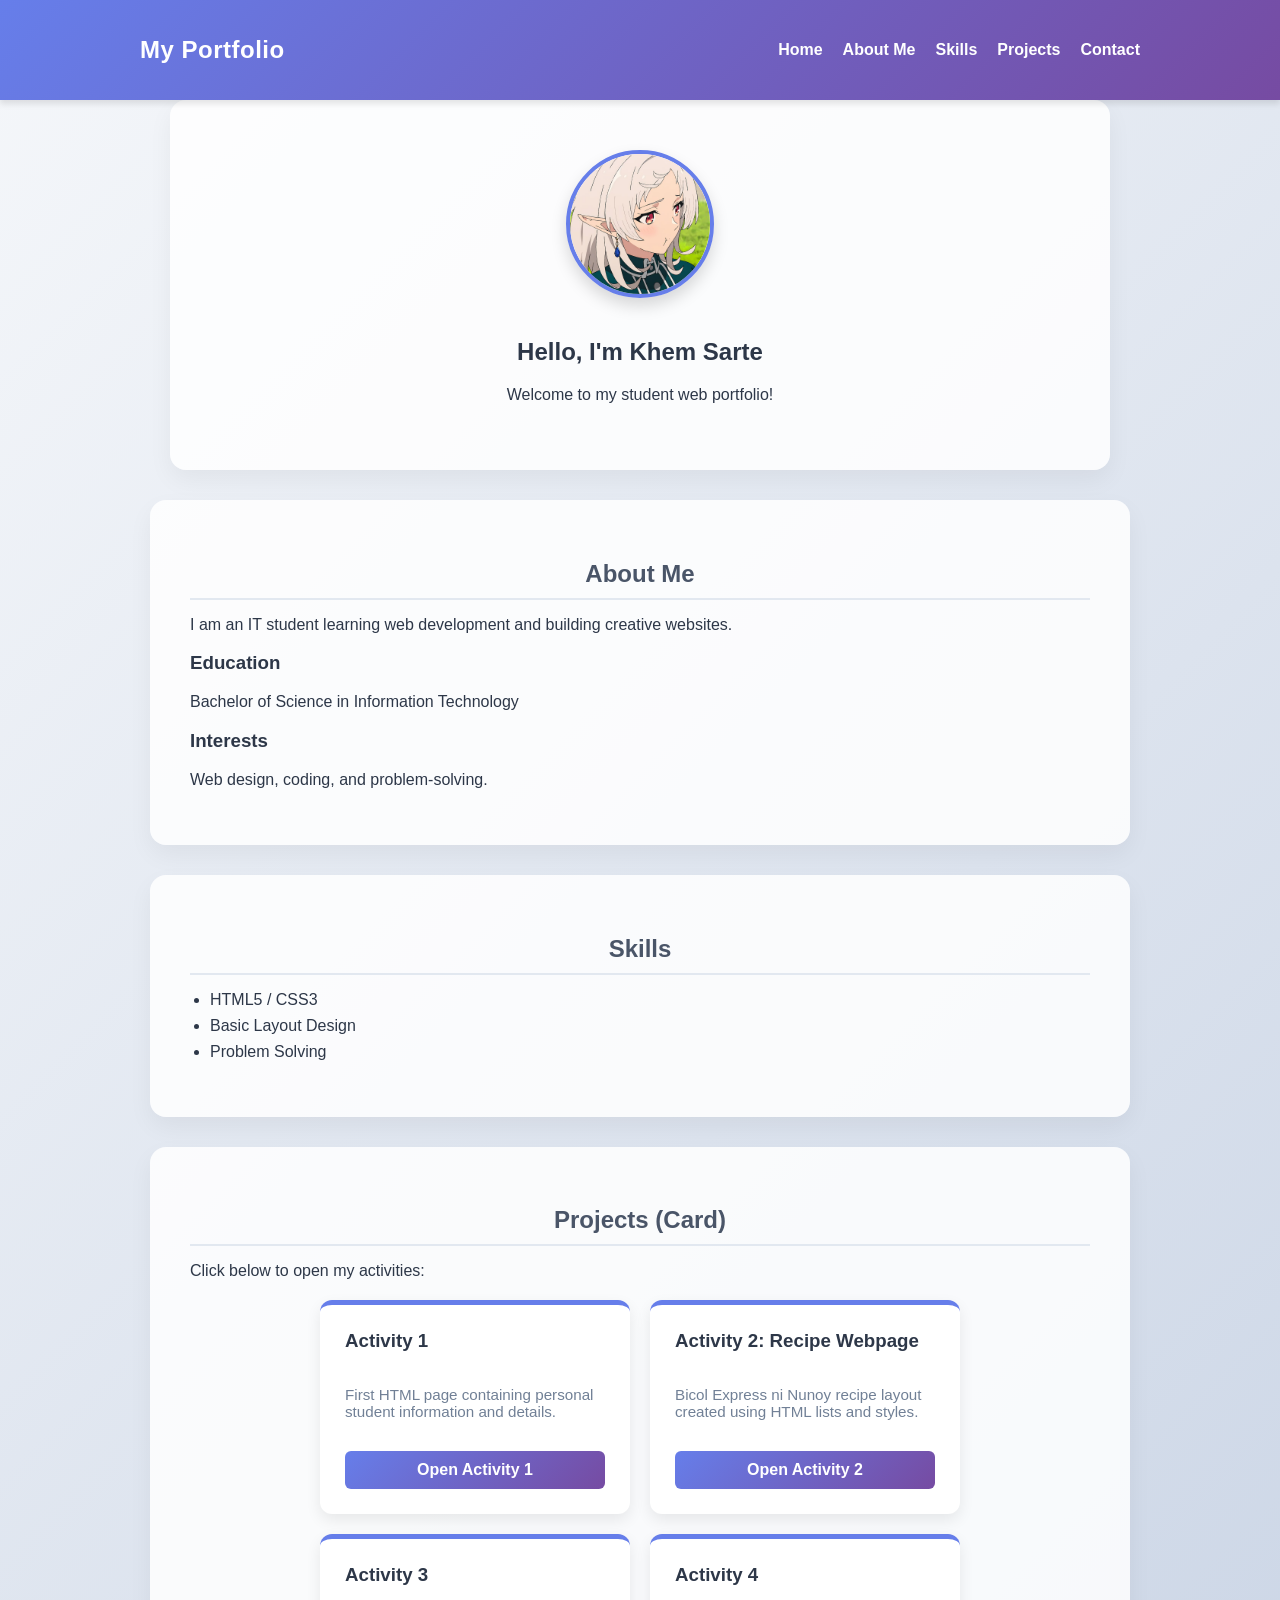
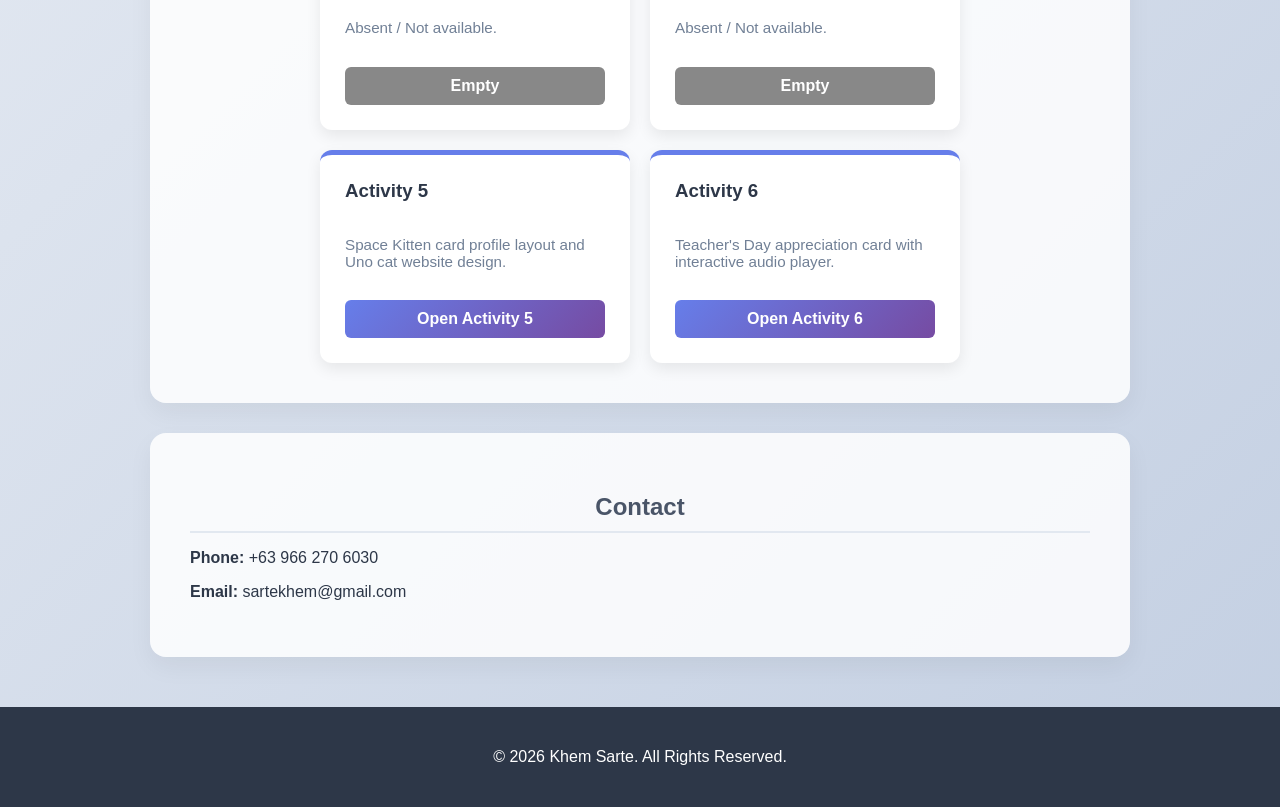
<file: index.html>
<!DOCTYPE html>
<html lang="en">
<head>
    <meta charset="UTF-8">
    <meta name="viewport" content="width=device-width, initial-scale=1.0">
    <title>My Portfolio</title>
    <link rel="stylesheet" href="style.css">
</head>
<body>

    <header>
        <nav>
            <h2>My Portfolio</h2>
            <ul>
                <li><a href="#home">Home</a></li>
                <li><a href="#about">About Me</a></li>
                <li><a href="#skills">Skills</a></li>
                <li><a href="#projects">Projects</a></li>
                <li><a href="#contact">Contact</a></li>
            </ul>
        </nav>
    </header>

    <section id="home">
        <center>
            <img src="profile.jpg" alt="Profile Image" class="profile-img">
            <h1>Hello, I'm Khem Sarte</h1>
            <p>Welcome to my student web portfolio!</p>
        </center>
    </section>

    <section id="about">
        <h2>About Me</h2>
        <p>I am an IT student learning web development and building creative websites.</p>
        <h3>Education</h3>
        <p>Bachelor of Science in Information Technology</p>
        <h3>Interests</h3>
        <p>Web design, coding, and problem-solving.</p>
    </section>

    <section id="skills">
        <h2>Skills</h2>
        <ul>
            <li>HTML5 / CSS3</li>
            <li>Basic Layout Design</li>
            <li>Problem Solving</li>
        </ul>
    </section>

    <section id="projects">
        <h2>Projects (Card)</h2>
        <p>Click below to open my activities:</p>
        
        <div class="card-container">
            <!-- Activity 1 Card -->
            <div class="card">
                <h3>Activity 1</h3>
                <p>First HTML page containing personal student information and details.</p>
                <a href="Activity.html" class="btn" target="_blank">Open Activity 1</a>
            </div>

            <!-- Activity 2 Card -->
            <div class="card">
                <h3>Activity 2: Recipe Webpage</h3>
                <p>Bicol Express ni Nunoy recipe layout created using HTML lists and styles.</p>
                <a href="Recipe2.html" class="btn" target="_blank">Open Activity 2</a>
            </div>

            <!-- Activity 3 Card (Empty) -->
            <div class="card">
                <h3>Activity 3</h3>
                <p>Absent / Not available.</p>
                <a href="#" class="btn" style="background: #888; pointer-events: none;">Empty</a>
            </div>

            <!-- Activity 4 Card (Empty) -->
            <div class="card">
                <h3>Activity 4</h3>
                <p>Absent / Not available.</p>
                <a href="#" class="btn" style="background: #888; pointer-events: none;">Empty</a>
            </div>

            <!-- Activity 5 Card -->
            <div class="card">
                <h3>Activity 5</h3>
                <p>Space Kitten card profile layout and Uno cat website design.</p>
                <a href="Activity5.html" class="btn" target="_blank">Open Activity 5</a>
            </div>

            <!-- Activity 6 Card (Teacher's Day Card) -->
            <div class="card">
                <h3>Activity 6</h3>
                <p>Teacher's Day appreciation card with interactive audio player.</p>
                <a href="Activity6.html" class="btn" target="_blank">Open Activity 6</a>
            </div>
        </div>
    </section>

    <section id="contact">
        <h2>Contact</h2>
        <p><strong>Phone:</strong> +63 966 270 6030 </p>
        <p><strong>Email:</strong> sartekhem@gmail.com</p>
    </section>

    <footer>
        <p>&copy; 2026 Khem Sarte. All Rights Reserved.</p>
    </footer>

</body>
</html>
</file>
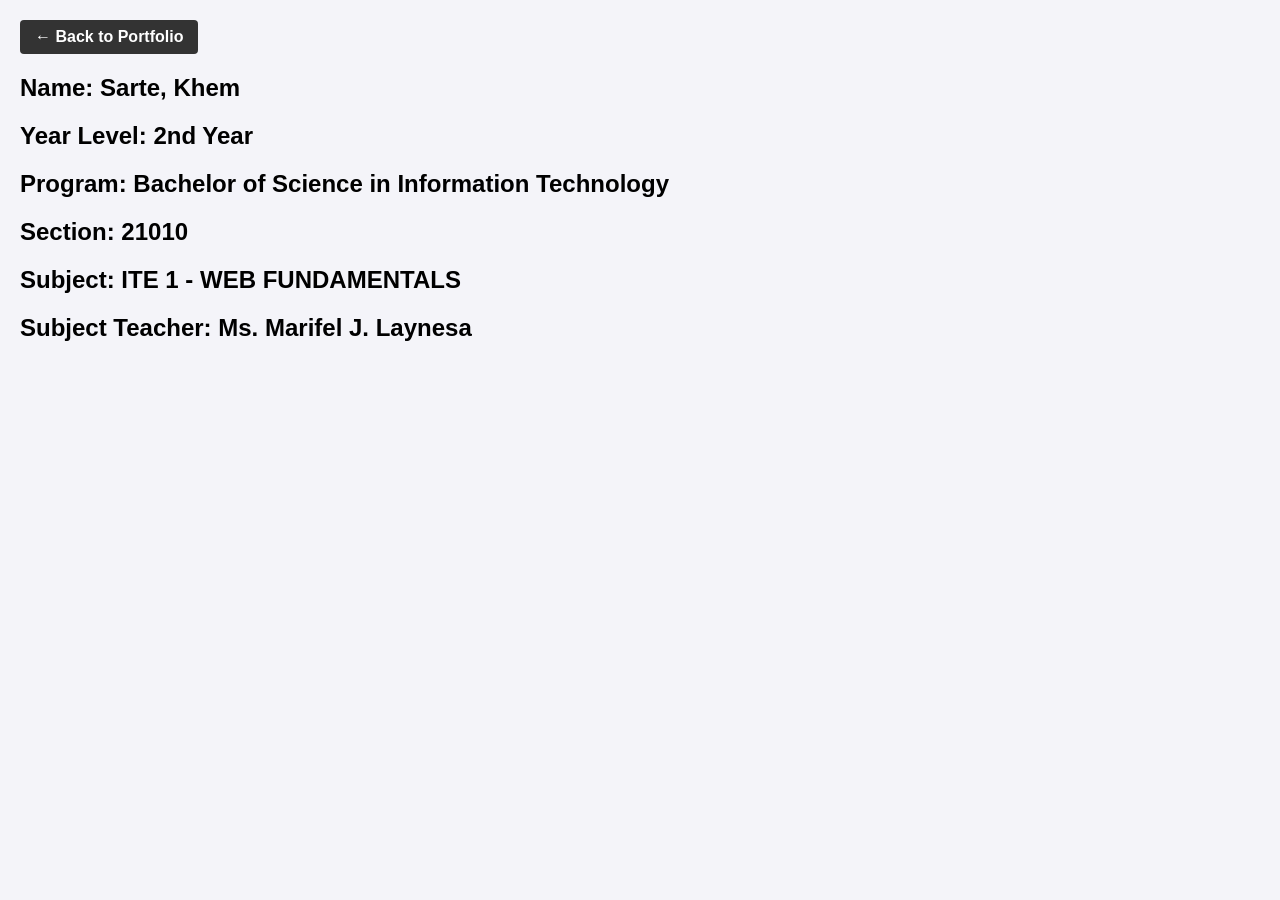
<file: Activity.html>
<!DOCTYPE html>
<html>
<head>
    <title>First HTML page</title>
    <style>
        body {
            font-family: Arial, sans-serif;
            margin: 0;
            padding: 20px;
            background-color: #f4f4f9;
        }
        .back-nav {
            margin-bottom: 20px;
        }
        .back-btn {
            display: inline-block;
            background: #333;
            color: white;
            padding: 8px 15px;
            text-decoration: none;
            border-radius: 4px;
            font-weight: bold;
        }
        .back-btn:hover {
            background: #555;
        }
    </style>
</head>
<body>
    <div class="back-nav">
        <a href="index.html" class="back-btn">&larr; Back to Portfolio</a>
    </div>

    <h2>Name: Sarte, Khem</h2>
    <h2>Year Level: 2nd Year</h2>
    <h2>Program: Bachelor of Science in Information Technology</h2>
    <h2>Section: 21010</h2>
    <h2>Subject: ITE 1 - WEB FUNDAMENTALS</h2>
    <h2>Subject Teacher: Ms. Marifel J. Laynesa</h2>
</body>
</html>
</file>
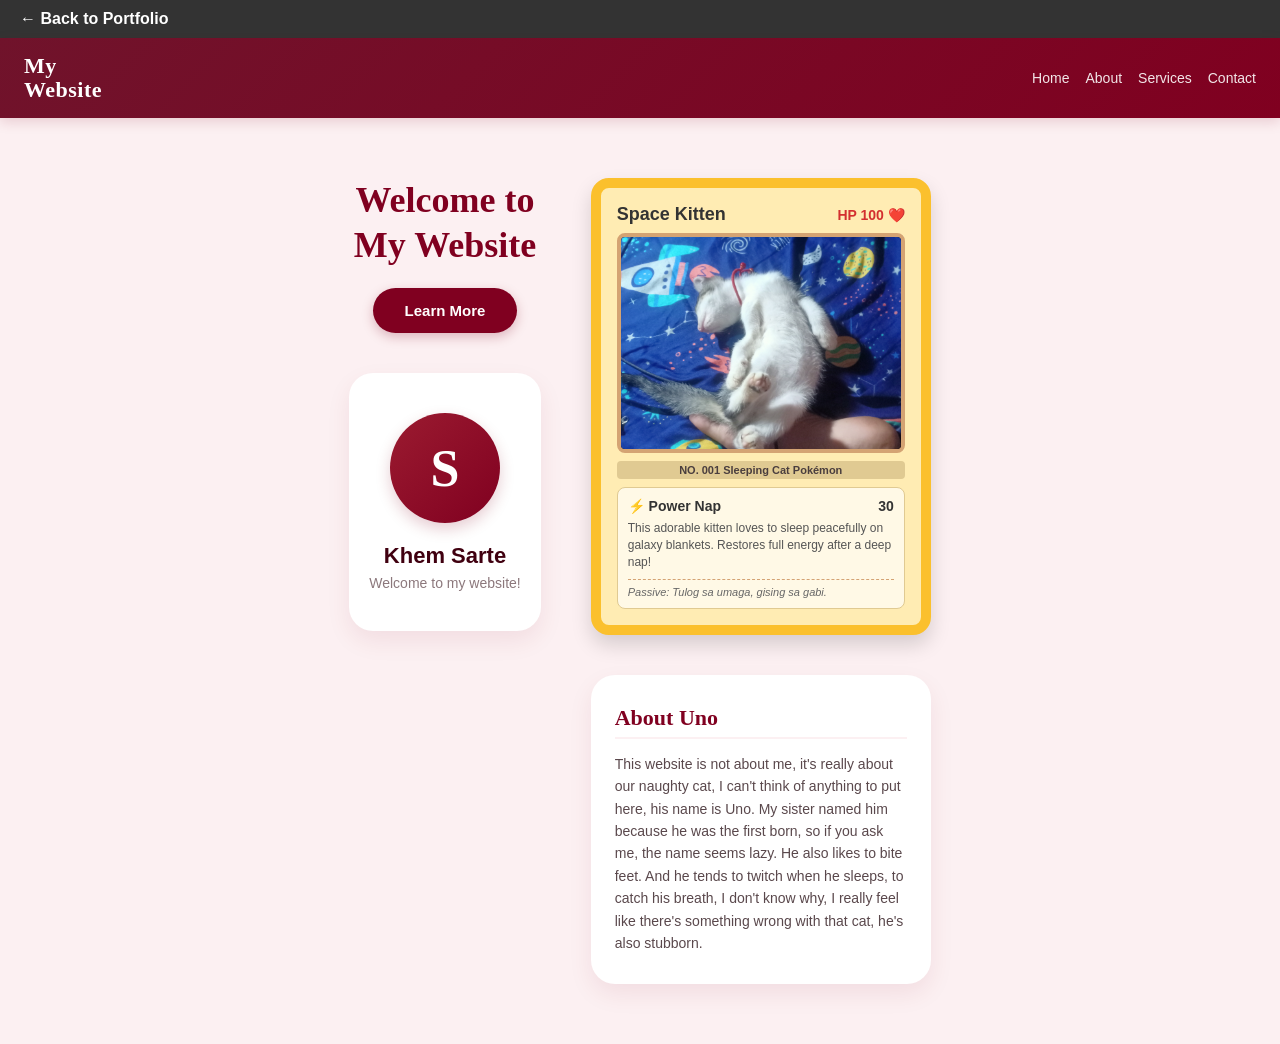
<file: Activity5.html>
<!DOCTYPE html>
<html lang="en">
<head>
    <meta charset="UTF-8">
    <meta name="viewport" content="width=device-width, initial-scale=1.0">
    <title>My Website</title>
    <link rel="stylesheet" href="style2.css">
    <style>
        .back-nav {
            background: #333;
            padding: 10px 20px;
        }
        .back-btn {
            color: white;
            text-decoration: none;
            font-weight: bold;
        }
        .back-btn:hover {
            color: #00ffea;
        }
    </style>
</head>
<body>

    <div class="back-nav">
        <a href="index.html" class="back-btn">&larr; Back to Portfolio</a>
    </div>

    <header class="navbar">
        <div class="logo">
            My<br>Website
        </div>
        <nav>
            <ul class="nav-links">
                <li><a href="#Home">Home</a></li>
                <li><a href="#About">About</a></li>
                <li><a href="#Services">Services</a></li>
                <li><a href="#Contact">Contact</a></li>
            </ul>
        </nav>
    </header>

    <main class="main-container">
        <!-- Left Column (Desktop) -->
        <div class="left-column">
            <section class="hero-section">
                <h1 class="main-heading">Welcome to<br>My Website</h1>
                <button class="btn-learn">Learn More</button>
            </section>

            <section class="profile-card">
                <div class="avatar-circle">S</div>
                <h2 class="profile-name">Khem Sarte</h2>
                <p class="profile-tagline">Welcome to my website!</p>
            </section>
        </div>

        <!-- Right Column (Desktop) -->
        <div class="right-column">
            <section class="pokemon-card">
                <div class="card-header">
                    <span class="card-name">Space Kitten</span>
                    <span class="card-hp">HP 100 ❤️</span>
                </div>

                <div class="card-image-box">
                    <img src="kitten.jpg" alt="Sleeping Kitten" class="card-img">
                </div>

                <div class="card-info">
                    <p class="card-type">NO. 001 Sleeping Cat Pokémon</p>
                </div>

                <div class="card-description">
                    <div class="attack">
                        <span class="attack-name">⚡ Power Nap</span>
                        <span class="attack-damage">30</span>
                    </div>
                    <p class="description-text">
                        This adorable kitten loves to sleep peacefully on galaxy blankets. Restores full energy after a deep nap!
                    </p>
                    <div class="passive-box">
                        <p class="passive-text">Passive: Tulog sa umaga, gising sa gabi.</p>
                    </div>
                </div>
            </section>

            <section id="about" class="about-card">
                <h2 class="about-title">About Uno</h2>
                <p class="about-text">
                    This website is not about me, it's really about our naughty cat, I can't think of anything to put here, his name is Uno. My sister named him because he was the first born, so if you ask me, the name seems lazy. He also likes to bite feet. And he tends to twitch when he sleeps, to catch his breath, I don't know why, I really feel like there's something wrong with that cat, he's also stubborn.
                </p>
            </section>
        </div>
    </main>

</body>
</html>
</file>
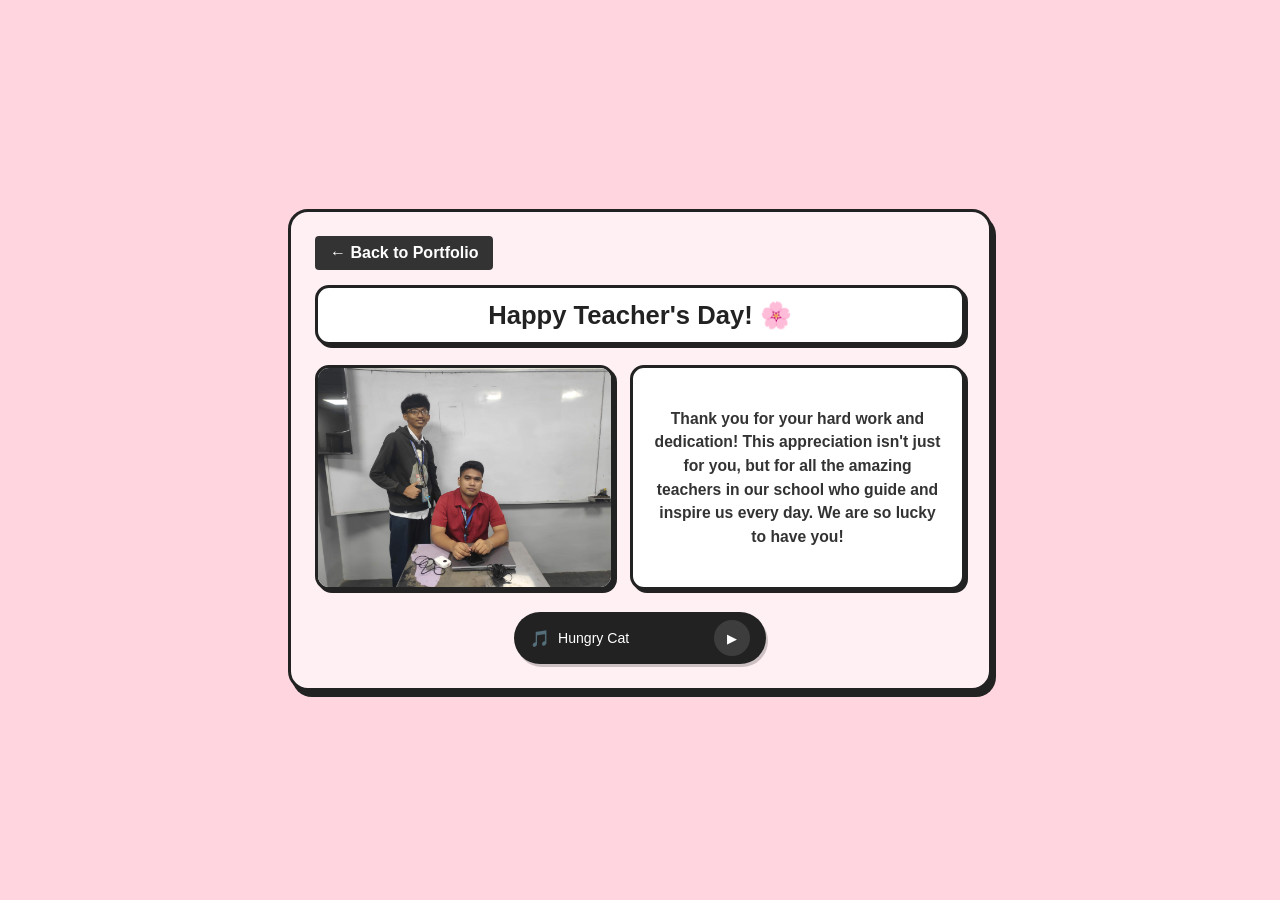
<file: Activity6.html>
<!DOCTYPE html>
<html lang="en">
<head>
    <meta charset="UTF-8">
    <meta name="viewport" content="width=device-width, initial-scale=1.0">
    <title>Teacher's Day Card</title>
    <link rel="stylesheet" href="style3.css">
    <style>
        .back-btn {
            display: inline-block;
            background: #333;
            color: white;
            padding: 8px 15px;
            text-decoration: none;
            border-radius: 4px;
            font-weight: bold;
            margin-bottom: 15px;
            align-self: flex-start; /* Aligns the button to the top left of the card */
        }
        .back-btn:hover {
            background: #555;
        }
    </style>
</head>
<body>

    <div class="card-container" style="margin: 20px auto; max-width: 650px; display: flex; flex-direction: column;">
        <!-- Back Button inside the card container so it stays top-left -->
        <a href="index.html" class="back-btn">&larr; Back to Portfolio</a>

        <!-- Title Banner -->
        <h1 class="htd">Happy Teacher's Day! 🌸</h1>

        <!-- Content Area -->
        <div class="row">
            <div class="img-box">
                <img src="sir.jpeg" alt="Teacher Photo">
            </div>
            <div class="words">
                <h2>Thank you for your hard work and dedication! This appreciation isn't just for you, but for all the amazing teachers in our school who guide and inspire us every day. We are so lucky to have you!</h2>
            </div>
        </div>

        <!-- Hidden Audio Element -->
        <audio id="myAudio" src="hungry cat.mp3" loop></audio>

        <!-- Cute & Simple Audio Widget -->
        <div class="music-widget">
            <div class="music-info">
                <span class="music-icon">🎵</span>
                <span class="track-title">Hungry Cat</span>
            </div>
            <button id="playBtn" onclick="togglePlay()" aria-label="Play Music">&#9654;</button>
        </div>
    </div>

    <script>
        function togglePlay() {
            var audio = document.getElementById("myAudio");
            var btn = document.getElementById("playBtn");

            if (audio.paused) {
                audio.play();
                btn.innerHTML = "&#10074;&#10074;"; // Pause icon
            } else {
                audio.pause();
                btn.innerHTML = "&#9654;"; // Play icon
            }
        }
    </script>
</body>
</html>
</file>
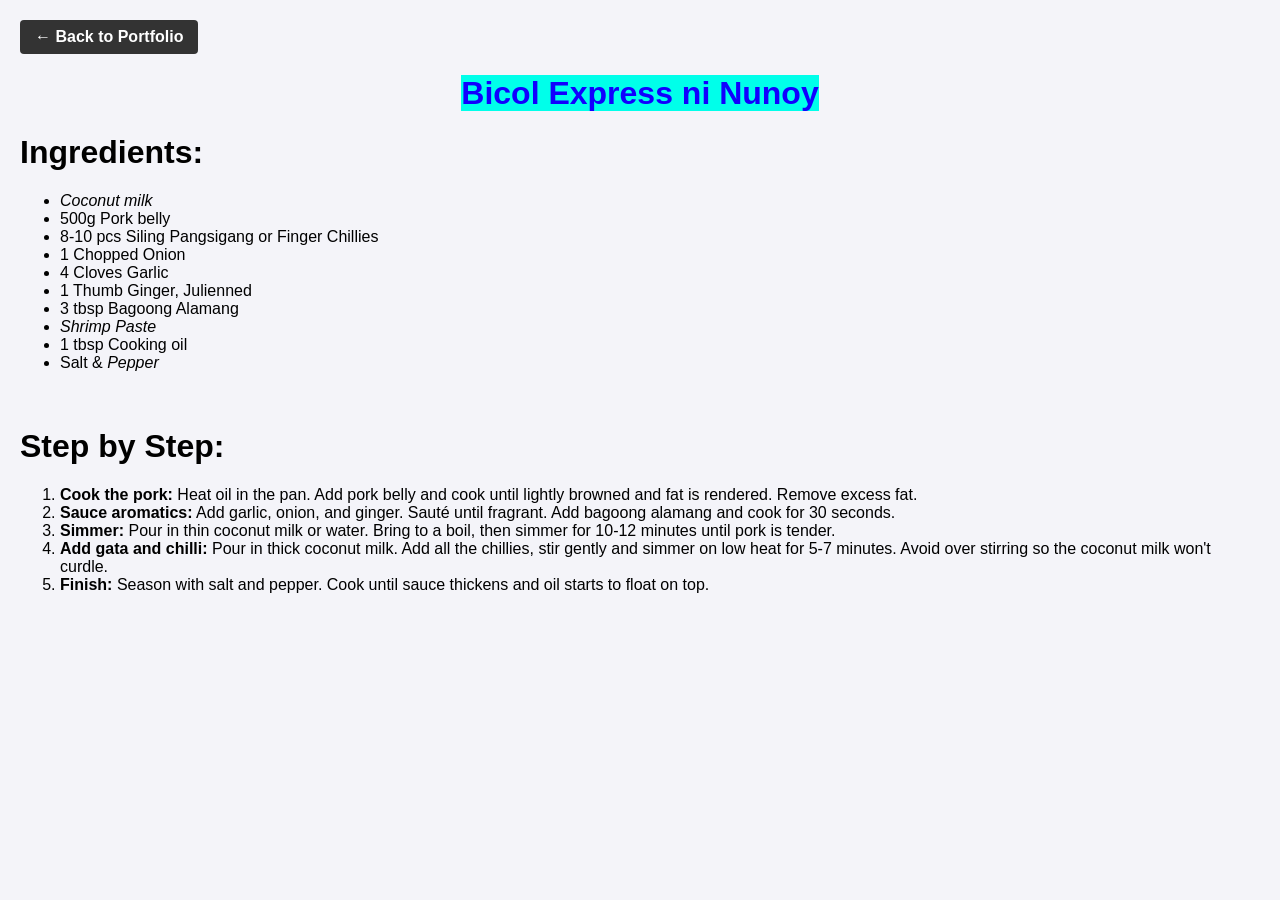
<file: Recipe2.html>
<!DOCTYPE html>
<html>
<head>
    <title>Activity 2 - Recipe</title>
    <style>
        body {
            font-family: Arial, sans-serif;
            margin: 0;
            padding: 20px;
            background-color: #f4f4f9;
        }
        .back-nav {
            margin-bottom: 20px;
        }
        .back-btn {
            display: inline-block;
            background: #333;
            color: white;
            padding: 8px 15px;
            text-decoration: none;
            border-radius: 4px;
            font-weight: bold;
        }
        .back-btn:hover {
            background: #555;
        }
        mark {
            background-color: #00ffea;
            color: #1100ff;
        }
    </style>
</head>
<body>

    <div class="back-nav">
        <a href="index.html" class="back-btn">&larr; Back to Portfolio</a>
    </div>

    <h1><center><mark>Bicol Express ni Nunoy</mark></center></h1>
    
    <h1>Ingredients:</h1>
    <ul>
        <li><i>Coconut milk</i></li>
        <li>500g Pork belly</li>
        <li>8-10 pcs Siling Pangsigang or Finger Chillies</li>
        <li>1 Chopped Onion</li>
        <li>4 Cloves Garlic</li>
        <li>1 Thumb Ginger, Julienned</li>
        <li>3 tbsp Bagoong Alamang</li>
        <li><i>Shrimp Paste</i></li>
        <li>1 tbsp Cooking oil</li>
        <li>Salt & <i>Pepper</i></li>
    </ul>

    <br><h1>Step by Step:</h1>
    <ol>
        <li><b>Cook the pork:</b> Heat oil in the pan. Add pork belly and cook until lightly browned and fat is rendered. Remove excess fat.</li>
        <li><b>Sauce aromatics:</b> Add garlic, onion, and ginger. Sauté until fragrant. Add bagoong alamang and cook for 30 seconds.</li>
        <li><b>Simmer:</b> Pour in thin coconut milk or water. Bring to a boil, then simmer for 10-12 minutes until pork is tender.</li>
        <li><b>Add gata and chilli:</b> Pour in thick coconut milk. Add all the chillies, stir gently and simmer on low heat for 5-7 minutes. Avoid over stirring so the coconut milk won't curdle.</li>
        <li><b>Finish:</b> Season with salt and pepper. Cook until sauce thickens and oil starts to float on top.</li>
    </ol>
</body>
</html>
</file>
<file: style.css>
body {
    font-family: 'Segoe UI', Tahoma, Geneva, Verdana, sans-serif;
    margin: 0;
    padding: 0;
    background: linear-gradient(135deg, #f5f7fa 0%, #c3cfe2 100%);
    color: #2d3748;
    scroll-behavior: smooth;
    min-height: 100vh;
}

header {
    background: linear-gradient(135deg, #667eea 0%, #764ba2 100%);
    color: #fff;
    padding: 1rem 0;
    position: fixed;
    width: 100%;
    top: 0;
    z-index: 100;
    box-shadow: 0 4px 6px rgba(0, 0, 0, 0.1);
}

nav {
    display: flex;
    justify-content: space-between;
    align-items: center;
    max-width: 1000px;
    margin: 0 auto;
    padding: 0 2rem;
}

nav h2 {
    font-size: 1.5rem;
    letter-spacing: 0.5px;
}

nav ul {
    list-style: none;
    display: flex;
    gap: 20px;
    margin: 0;
    padding: 0;
}

nav ul li a {
    color: #fff;
    text-decoration: none;
    font-weight: 600;
    transition: opacity 0.2s;
}

nav ul li a:hover {
    opacity: 0.8;
    text-decoration: underline;
}

section {
    padding: 40px 20px;
    max-width: 900px;
    margin: 0 auto;
    text-align: center;
}

#home {
    background: rgba(255, 255, 255, 0.85);
    margin-top: 100px; /* Increased to push it safely below the fixed header */
    border-radius: 16px;
    padding: 50px 20px;
    box-shadow: 0 10px 25px rgba(0,0,0,0.05);
}

.profile-img {
    width: 140px;
    height: 140px;
    border-radius: 50%;
    object-fit: cover;
    border: 4px solid #667eea;
    box-shadow: 0 8px 16px rgba(0,0,0,0.15);
    margin-bottom: 1rem;
}

#about, #skills, #projects, #contact {
    background: rgba(255, 255, 255, 0.85);
    margin-top: 30px;
    border-radius: 16px;
    padding: 40px;
    box-shadow: 0 10px 25px rgba(0,0,0,0.05);
    text-align: left;
}

#about h2, #skills h2, #projects h2, #contact h2 {
    color: #4a5568;
    border-bottom: 2px solid #e2e8f0;
    padding-bottom: 10px;
    margin-bottom: 15px;
    text-align: center;
}

#skills ul {
    padding-left: 20px;
}

#skills li {
    margin-bottom: 8px;
    font-weight: 500;
}

.card-container {
    display: flex;
    flex-wrap: wrap;
    gap: 20px;
    justify-content: center;
    margin-top: 20px;
}

.card {
    background: #ffffff;
    padding: 25px;
    border-radius: 12px;
    box-shadow: 0 6px 15px rgba(0,0,0,0.08);
    width: 260px;
    display: flex;
    flex-direction: column;
    justify-content: space-between;
    transition: transform 0.3s ease, box-shadow 0.3s ease;
    border-top: 5px solid #667eea;
    text-align: left;
}

.card:hover {
    transform: translateY(-8px);
    box-shadow: 0 12px 25px rgba(0,0,0,0.15);
}

.card h3 {
    margin-top: 0;
    color: #2d3748;
}

.card p {
    color: #718096;
    font-size: 0.95rem;
    flex-grow: 1;
}

.btn {
    display: inline-block;
    background: linear-gradient(135deg, #667eea 0%, #764ba2 100%);
    color: white;
    padding: 10px 18px;
    text-decoration: none;
    border-radius: 6px;
    margin-top: 15px;
    text-align: center;
    font-weight: 600;
    border: none;
    cursor: pointer;
    transition: opacity 0.2s ease, transform 0.1s ease;
}

.btn:hover {
    opacity: 0.9;
    transform: scale(1.02);
}

footer {
    text-align: center;
    padding: 25px;
    background: #2d3748;
    color: white;
    margin-top: 50px;
    font-weight: 500;
}
</file>
<file: style2.css>
* {
    margin: 0;
    padding: 0;
    box-sizing: border-box;
    font-family: 'Segoe UI', Tahoma, Geneva, Verdana, sans-serif;
}

body {
    background-color: #fcf0f2;
    color: #4a3e3e;
}

.navbar {
    background: linear-gradient(135deg, #70132b, #800020);
    display: flex;
    justify-content: space-between;
    align-items: center;
    padding: 16px 24px;
    color: #ffffff;
    box-shadow: 0 4px 12px rgba(128, 0, 32, 0.15);
}

.logo {
    font-size: 22px;
    font-weight: 700;
    font-family: 'Georgia', serif;
    line-height: 1.1;
    letter-spacing: 0.5px;
}

.nav-links {
    list-style: none;
    display: flex;
    gap: 16px;
}

.nav-links li a {
    color: #f2e6e8;
    text-decoration: none;
    font-size: 14px;
    font-weight: 500;
    transition: color 0.3s ease;
}

.nav-links li a:hover {
    color: #ffffff;
    text-decoration: underline;
}

/* Mobile Layout Default */
.main-container {
    display: flex;
    flex-direction: column;
    align-items: center;
    padding: 40px 20px;
    gap: 40px;
}

.left-column, .right-column {
    display: flex;
    flex-direction: column;
    align-items: center;
    width: 100%;
    gap: 40px;
}

.hero-section {
    max-width: 420px;
    text-align: center;
}

.main-heading {
    color: #800020;
    font-size: 36px;
    font-family: 'Georgia', serif;
    font-weight: 700;
    margin-bottom: 20px;
    line-height: 1.25;
}

.btn-learn {
    background-color: #800020;
    color: #ffffff;
    border: none;
    padding: 14px 32px;
    font-size: 15px;
    font-weight: 600;
    border-radius: 30px;
    cursor: pointer;
    box-shadow: 0 4px 12px rgba(128, 0, 32, 0.25);
    transition: all 0.3s ease;
}

.btn-learn:hover {
    background-color: #600018;
    transform: translateY(-2px);
    box-shadow: 0 6px 16px rgba(128, 0, 32, 0.35);
}

.profile-card {
    background-color: #ffffff;
    width: 100%;
    max-width: 340px;
    padding: 40px 20px;
    border-radius: 24px;
    box-shadow: 0 10px 25px rgba(128, 0, 32, 0.08);
    display: flex;
    flex-direction: column;
    align-items: center;
    text-align: center;
}

.avatar-circle {
    width: 110px;
    height: 110px;
    background: linear-gradient(135deg, #9b1b30, #800020);
    color: #ffffff;
    border-radius: 50%;
    display: flex;
    justify-content: center;
    align-items: center;
    font-size: 52px;
    font-weight: bold;
    font-family: 'Georgia', serif;
    margin-bottom: 20px;
    box-shadow: 0 6px 15px rgba(128, 0, 32, 0.2);
}

.profile-name {
    color: #400010;
    font-size: 22px;
    font-weight: 700;
    margin-bottom: 6px;
}

.profile-tagline {
    color: #8c787c;
    font-size: 14px;
}

.pokemon-card {
    background: #ffecb3;
    width: 100%;
    max-width: 340px;
    padding: 16px;
    border-radius: 18px;
    border: 10px solid #fbc02d;
    box-shadow: 0 10px 20px rgba(0, 0, 0, 0.15);
    display: flex;
    flex-direction: column;
    text-align: left;
}

.card-header {
    display: flex;
    justify-content: space-between;
    align-items: center;
    font-weight: bold;
    margin-bottom: 8px;
}

.card-name {
    font-size: 18px;
    color: #333;
}

.card-hp {
    font-size: 14px;
    color: #d32f2f;
}

.card-image-box {
    width: 100%;
    height: 220px;
    border: 4px solid #d4a373;
    border-radius: 8px;
    overflow: hidden;
    background-color: #000;
    box-shadow: inset 0 0 10px rgba(0, 0, 0, 0.3);
}

.card-img {
    width: 100%;
    height: 100%;
    object-fit: cover;
}

.card-info {
    background-color: #e0ca92;
    text-align: center;
    font-size: 11px;
    font-weight: 600;
    padding: 3px 0;
    margin: 8px 0;
    border-radius: 4px;
    color: #4a3e3e;
}

.card-description {
    background-color: #fff9e6;
    padding: 10px;
    border-radius: 8px;
    border: 1px solid #e0ca92;
}

.attack {
    display: flex;
    justify-content: space-between;
    font-weight: bold;
    font-size: 14px;
    color: #333;
    margin-bottom: 6px;
}

.description-text {
    font-size: 12px;
    color: #555;
    line-height: 1.4;
    margin-bottom: 8px;
}

.passive-box {
    margin-top: 6px;
    padding-top: 6px;
    border-top: 1px dashed #d4a373;
}

.passive-text {
    font-size: 11px;
    color: #666;
    font-style: italic;
}

.about-card {
    background-color: #ffffff;
    width: 100%;
    max-width: 340px;
    padding: 30px 24px;
    border-radius: 24px;
    box-shadow: 0 10px 25px rgba(128, 0, 32, 0.08);
    text-align: left;
}

.about-title {
    color: #800020;
    font-size: 22px;
    font-family: 'Georgia', serif;
    font-weight: 700;
    margin-bottom: 14px;
    border-bottom: 2px solid #fcf0f2;
    padding-bottom: 6px;
}

.about-text {
    color: #5a484c;
    font-size: 14px;
    line-height: 1.6;
}

/* --- Desktop / Tablet Responsive View --- */
@media (min-width: 768px) {
    .main-container {
        flex-direction: row;
        justify-content: center;
        align-items: flex-start;
        padding: 60px 40px;
        gap: 50px;
    }

    .left-column, .right-column {
        width: auto;
    }
}
</file>
<file: style3.css>
body {
    background-color: #ffd6e0;
    font-family: 'Segoe UI', Tahoma, Geneva, Verdana, sans-serif;
    display: flex;
    justify-content: center;
    align-items: center;
    min-height: 100vh;
    margin: 0;
    padding: 20px;
    box-sizing: border-box;
}

.card-container {
    background-color: #fff0f3;
    padding: 24px;
    border-radius: 20px;
    border: 3px solid #222222;
    box-shadow: 4px 6px 0px #222222;
    max-width: 650px;
    width: 100%;
    transition: transform 0.3s ease, box-shadow 0.3s ease;
}

.card-container:hover {
    transform: translateY(-2px);
    box-shadow: 5px 8px 0px #222222;
}

.htd {
    border: 3px solid #222222;
    text-align: center;
    border-radius: 14px;
    padding: 12px;
    background-color: #ffffff;
    font-size: 1.6rem;
    color: #222222;
    margin: 0 0 20px 0;
    box-shadow: 3px 3px 0px #222222;
    transition: transform 0.2s ease, box-shadow 0.2s ease;
}

.htd:hover {
    transform: translateY(-3px);
    box-shadow: 4px 5px 0px #222222;
}
.row {
    display: flex;
    flex-direction: row;
    align-items: stretch;
    justify-content: center;
    gap: 16px;
}

.img-box {
    flex: 1;
    border: 3px solid #222222;
    border-radius: 14px;
    overflow: hidden;
    background-color: #ffffff;
    box-shadow: 3px 3px 0px #222222;
    display: flex;
    transition: transform 0.2s ease, box-shadow 0.2s ease;
}

.img-box:hover {
    transform: translateY(-3px);
    box-shadow: 4px 5px 0px #222222;
}

.img-box img {
    width: 100%;
    height: 100%;
    object-fit: cover;
    display: block;
    transition: transform 0.3s ease;
}

.img-box:hover img {
    transform: scale(1.05); /* Gentle image zoom on hover */
}

.words {
    flex: 1;
    background-color: #ffffff;
    border-radius: 14px;
    border: 3px solid #222222;
    box-sizing: border-box;
    padding: 18px;
    display: flex;
    align-items: center;
    justify-content: center;
    text-align: center;
    box-shadow: 3px 3px 0px #222222;
    transition: transform 0.2s ease, box-shadow 0.2s ease;
}

.words:hover {
    transform: translateY(-3px);
    box-shadow: 4px 5px 0px #222222;
}

.words h2 {
    margin: 0;
    font-size: 0.98rem;
    line-height: 1.5;
    color: #333333;
    font-weight: 600;
}
.music-widget {
    background-color: #222222;
    border-radius: 30px;
    padding: 8px 16px;
    display: flex;
    justify-content: space-between;
    align-items: center;
    width: 220px;
    margin: 22px auto 0 auto;
    box-shadow: 2px 3px 0px rgba(0, 0, 0, 0.2);
    transition: transform 0.2s ease, box-shadow 0.2s ease;
}

.music-widget:hover {
    transform: translateY(-2px);
    box-shadow: 3px 5px 0px rgba(0, 0, 0, 0.25);
}

.music-info {
    display: flex;
    align-items: center;
    gap: 8px;
    color: #ffffff;
    font-size: 0.88rem;
    font-weight: 500;
}

.music-icon {
    font-size: 1rem;
    display: inline-block;
    transition: transform 0.3s ease;
}

.music-widget:hover .music-icon {
    transform: rotate(15deg) scale(1.15);
}
#playBtn {
    background-color: #3d3d3d;
    color: #ffffff;
    border: none;
    width: 36px;
    height: 36px;
    border-radius: 50%;
    font-size: 13px;
    cursor: pointer;
    display: flex;
    align-items: center;
    justify-content: center;
    transition: transform 0.2s cubic-bezier(0.175, 0.885, 0.32, 1.275), background-color 0.2s ease;
}

#playBtn:hover {
    background-color: #555555;
    transform: scale(1.15) rotate(5deg);
}

#playBtn:active {
    transform: scale(0.9);
}
@media (max-width: 480px) {
    .row {
        flex-direction: column;
    }
}
</file>
